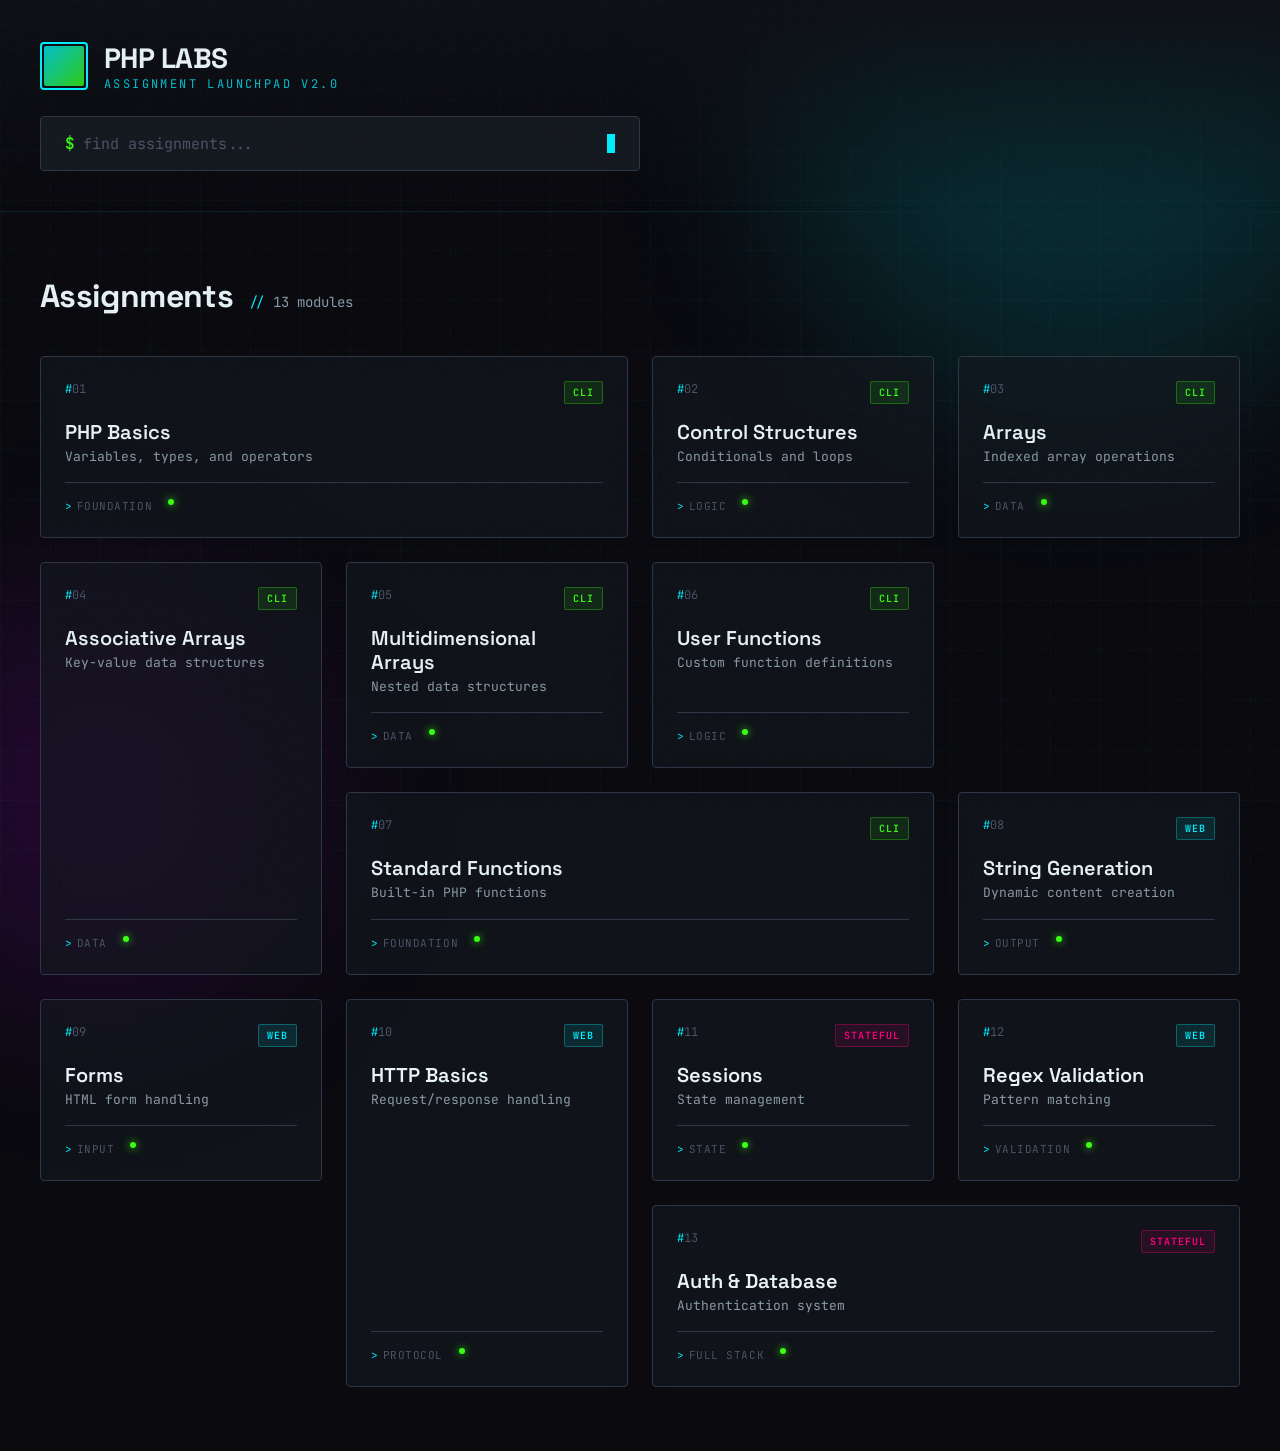
<file: public/index.html>
<!DOCTYPE html>
<html lang="en">
<head>
    <meta charset="UTF-8">
    <meta name="viewport" content="width=device-width, initial-scale=1.0">
    <title>PHP Labs // Assignment Launchpad</title>
    <link rel="preconnect" href="https://fonts.googleapis.com">
    <link rel="preconnect" href="https://fonts.gstatic.com" crossorigin>
    <link href="https://fonts.googleapis.com/css2?family=JetBrains+Mono:wght@400;500;600&family=Space+Grotesk:wght@500;600;700&display=swap" rel="stylesheet">
    <style>
        :root {
            /* Terminal Phosphor Palette */
            --bg-primary: #0a0a0f;
            --bg-secondary: #0f1117;
            --bg-tertiary: #151920;
            --bg-card: rgba(21, 25, 32, 0.6);
            
            /* Phosphor Glow Colors */
            --phosphor-cyan: #00f0ff;
            --phosphor-green: #39ff14;
            --phosphor-amber: #ffb000;
            --phosphor-pink: #ff0080;
            --phosphor-purple: #bf00ff;
            
            /* Glow Intensities */
            --glow-cyan: 0 0 20px rgba(0, 240, 255, 0.4), 0 0 40px rgba(0, 240, 255, 0.2);
            --glow-green: 0 0 20px rgba(57, 255, 20, 0.4), 0 0 40px rgba(57, 255, 20, 0.2);
            --glow-amber: 0 0 20px rgba(255, 176, 0, 0.4), 0 0 40px rgba(255, 176, 0, 0.2);
            --glow-pink: 0 0 20px rgba(255, 0, 128, 0.4), 0 0 40px rgba(255, 0, 128, 0.2);
            
            /* Text Colors */
            --text-primary: #e8f4f8;
            --text-secondary: #8a9ba8;
            --text-muted: #4a5568;
            --text-dim: #2d3748;
            
            /* Grid & Spacing */
            --grid-gap: 1.5rem;
            --space-xs: 0.25rem;
            --space-sm: 0.5rem;
            --space-md: 1rem;
            --space-lg: 1.5rem;
            --space-xl: 2.5rem;
            --space-2xl: 4rem;
            
            /* Typography */
            --font-display: 'Space Grotesk', sans-serif;
            --font-mono: 'JetBrains Mono', monospace;
            
            /* Transitions */
            --transition-fast: 150ms cubic-bezier(0.4, 0, 0.2, 1);
            --transition-normal: 300ms cubic-bezier(0.4, 0, 0.2, 1);
            --transition-slow: 500ms cubic-bezier(0.4, 0, 0.2, 1);
        }

        * {
            margin: 0;
            padding: 0;
            box-sizing: border-box;
        }

        html {
            font-size: 16px;
            background: var(--bg-primary);
        }

        body {
            font-family: var(--font-mono);
            background: var(--bg-primary);
            color: var(--text-primary);
            min-height: 100vh;
            overflow-x: hidden;
            position: relative;
        }

        /* CRT Scanline Effect */
        body::before {
            content: '';
            position: fixed;
            top: 0;
            left: 0;
            width: 100%;
            height: 100%;
            background: repeating-linear-gradient(
                0deg,
                rgba(0, 0, 0, 0.03) 0px,
                rgba(0, 0, 0, 0.03) 1px,
                transparent 1px,
                transparent 2px
            );
            pointer-events: none;
            z-index: 1000;
            animation: scanlines 8s linear infinite;
        }

        @keyframes scanlines {
            0% { transform: translateY(0); }
            100% { transform: translateY(2px); }
        }

        /* Subtle Noise Texture */
        body::after {
            content: '';
            position: fixed;
            top: 0;
            left: 0;
            width: 100%;
            height: 100%;
            background-image: url("data:image/svg+xml,%3Csvg viewBox='0 0 200 200' xmlns='http://www.w3.org/2000/svg'%3E%3Cfilter id='noise'%3E%3CfeTurbulence type='fractalNoise' baseFrequency='0.9' numOctaves='4' stitchTiles='stitch'/%3E%3C/filter%3E%3Crect width='100%25' height='100%25' filter='url(%23noise)'/%3E%3C/svg%3E");
            opacity: 0.015;
            pointer-events: none;
            z-index: 999;
        }

        /* Grid Background */
        .grid-bg {
            position: fixed;
            top: 0;
            left: 0;
            width: 100%;
            height: 100%;
            background-image: 
                linear-gradient(rgba(0, 240, 255, 0.03) 1px, transparent 1px),
                linear-gradient(90deg, rgba(0, 240, 255, 0.03) 1px, transparent 1px);
            background-size: 50px 50px;
            pointer-events: none;
            z-index: 0;
        }

        /* Gradient Orb Decoration */
        .orb {
            position: fixed;
            border-radius: 50%;
            filter: blur(100px);
            opacity: 0.15;
            pointer-events: none;
            z-index: 0;
        }

        .orb-1 {
            width: 600px;
            height: 600px;
            background: var(--phosphor-cyan);
            top: -200px;
            right: -100px;
            animation: float 20s ease-in-out infinite;
        }

        .orb-2 {
            width: 400px;
            height: 400px;
            background: var(--phosphor-purple);
            bottom: -100px;
            left: -100px;
            animation: float 25s ease-in-out infinite reverse;
        }

        @keyframes float {
            0%, 100% { transform: translate(0, 0) scale(1); }
            33% { transform: translate(30px, -30px) scale(1.1); }
            66% { transform: translate(-20px, 20px) scale(0.9); }
        }

        /* Header */
        .terminal-header {
            position: relative;
            z-index: 10;
            padding: var(--space-xl);
            border-bottom: 1px solid rgba(0, 240, 255, 0.1);
            background: linear-gradient(180deg, var(--bg-secondary) 0%, transparent 100%);
        }

        .header-content {
            max-width: 1400px;
            margin: 0 auto;
            display: flex;
            flex-direction: column;
            gap: var(--space-lg);
        }

        .brand {
            display: flex;
            align-items: center;
            gap: var(--space-md);
        }

        .brand-icon {
            width: 48px;
            height: 48px;
            position: relative;
            display: flex;
            align-items: center;
            justify-content: center;
        }

        .brand-icon::before {
            content: '';
            position: absolute;
            inset: 0;
            border: 2px solid var(--phosphor-cyan);
            border-radius: 4px;
            animation: pulse-border 2s ease-in-out infinite;
        }

        .brand-icon::after {
            content: '';
            position: absolute;
            inset: 4px;
            background: linear-gradient(135deg, var(--phosphor-cyan), var(--phosphor-green));
            border-radius: 2px;
            opacity: 0.8;
        }

        @keyframes pulse-border {
            0%, 100% { box-shadow: 0 0 5px var(--phosphor-cyan); }
            50% { box-shadow: 0 0 20px var(--phosphor-cyan), 0 0 30px var(--phosphor-cyan); }
        }

        .brand-text {
            display: flex;
            flex-direction: column;
        }

        .brand-title {
            font-family: var(--font-display);
            font-size: 1.75rem;
            font-weight: 700;
            color: var(--text-primary);
            letter-spacing: -0.02em;
            text-transform: uppercase;
        }

        .brand-subtitle {
            font-size: 0.75rem;
            color: var(--phosphor-cyan);
            letter-spacing: 0.2em;
            text-transform: uppercase;
            opacity: 0.8;
        }

        /* Search Terminal */
        .search-container {
            position: relative;
            max-width: 600px;
        }

        .search-wrapper {
            position: relative;
            display: flex;
            align-items: center;
            background: var(--bg-tertiary);
            border: 1px solid var(--text-dim);
            border-radius: 4px;
            padding: var(--space-md) var(--space-lg);
            transition: all var(--transition-normal);
        }

        .search-wrapper:focus-within {
            border-color: var(--phosphor-cyan);
            box-shadow: var(--glow-cyan);
        }

        .search-prompt {
            color: var(--phosphor-green);
            margin-right: var(--space-sm);
            font-weight: 600;
            white-space: nowrap;
        }

        .search-input {
            flex: 1;
            background: transparent;
            border: none;
            outline: none;
            color: var(--text-primary);
            font-family: var(--font-mono);
            font-size: 0.9375rem;
        }

        .search-input::placeholder {
            color: var(--text-muted);
        }

        .cursor {
            display: inline-block;
            width: 8px;
            height: 1.2em;
            background: var(--phosphor-cyan);
            animation: blink 1s step-end infinite;
            margin-left: 2px;
            vertical-align: middle;
        }

        @keyframes blink {
            0%, 50% { opacity: 1; }
            51%, 100% { opacity: 0; }
        }

        /* Main Content */
        .main-content {
            position: relative;
            z-index: 10;
            max-width: 1400px;
            margin: 0 auto;
            padding: var(--space-2xl) var(--space-xl);
        }

        .section-header {
            margin-bottom: var(--space-xl);
            display: flex;
            align-items: baseline;
            gap: var(--space-md);
            flex-wrap: wrap;
        }

        .section-title {
            font-family: var(--font-display);
            font-size: 2rem;
            font-weight: 700;
            color: var(--text-primary);
            letter-spacing: -0.02em;
        }

        .section-count {
            font-size: 0.875rem;
            color: var(--text-secondary);
            font-family: var(--font-mono);
        }

        .section-count::before {
            content: '// ';
            color: var(--phosphor-cyan);
        }

        /* Project Grid - Asymmetric Layout */
        .project-grid {
            display: grid;
            grid-template-columns: repeat(auto-fill, minmax(280px, 1fr));
            gap: var(--grid-gap);
        }

        @media (min-width: 1024px) {
            .project-grid {
                grid-template-columns: repeat(4, 1fr);
            }
            
            /* Create visual rhythm with spanning */
            .project-card:nth-child(6n+1) {
                grid-column: span 2;
            }
            
            .project-card:nth-child(6n+4) {
                grid-row: span 2;
            }
        }

        /* Project Cards */
        .project-card {
            position: relative;
            background: var(--bg-card);
            border: 1px solid var(--text-dim);
            border-radius: 4px;
            padding: var(--space-lg);
            text-decoration: none;
            color: var(--text-primary);
            display: flex;
            flex-direction: column;
            gap: var(--space-md);
            transition: all var(--transition-normal);
            overflow: hidden;
            backdrop-filter: blur(10px);
        }

        .project-card::before {
            content: '';
            position: absolute;
            top: 0;
            left: 0;
            right: 0;
            height: 2px;
            background: linear-gradient(90deg, var(--phosphor-cyan), var(--phosphor-green));
            opacity: 0;
            transition: opacity var(--transition-normal);
        }

        .project-card:hover {
            border-color: var(--phosphor-cyan);
            transform: translateY(-4px);
            box-shadow: var(--glow-cyan);
        }

        .project-card:hover::before {
            opacity: 1;
        }

        .card-header {
            display: flex;
            justify-content: space-between;
            align-items: flex-start;
        }

        .card-number {
            font-size: 0.75rem;
            color: var(--text-muted);
            font-family: var(--font-mono);
        }

        .card-number::before {
            content: '#';
            color: var(--phosphor-cyan);
        }

        .card-type {
            font-size: 0.625rem;
            text-transform: uppercase;
            letter-spacing: 0.1em;
            padding: var(--space-xs) var(--space-sm);
            border-radius: 2px;
            font-weight: 600;
        }

        .card-type--cli {
            background: rgba(57, 255, 20, 0.1);
            color: var(--phosphor-green);
            border: 1px solid rgba(57, 255, 20, 0.3);
        }

        .card-type--web {
            background: rgba(0, 240, 255, 0.1);
            color: var(--phosphor-cyan);
            border: 1px solid rgba(0, 240, 255, 0.3);
        }

        .card-type--stateful {
            background: rgba(255, 0, 128, 0.1);
            color: var(--phosphor-pink);
            border: 1px solid rgba(255, 0, 128, 0.3);
        }

        .card-content {
            flex: 1;
        }

        .card-title {
            font-family: var(--font-display);
            font-size: 1.25rem;
            font-weight: 600;
            margin-bottom: var(--space-xs);
            color: var(--text-primary);
            line-height: 1.2;
        }

        .card-subtitle {
            font-size: 0.8125rem;
            color: var(--text-secondary);
            line-height: 1.4;
        }

        .card-meta {
            display: flex;
            gap: var(--space-md);
            font-size: 0.6875rem;
            color: var(--text-muted);
            text-transform: uppercase;
            letter-spacing: 0.05em;
            margin-top: auto;
            padding-top: var(--space-md);
            border-top: 1px solid var(--text-dim);
        }

        .card-meta-item {
            display: flex;
            align-items: center;
            gap: var(--space-xs);
        }

        .card-meta-item::before {
            content: '>';
            color: var(--phosphor-cyan);
        }

        /* Status Indicators */
        .status-dot {
            width: 6px;
            height: 6px;
            border-radius: 50%;
            background: var(--phosphor-green);
            box-shadow: 0 0 8px var(--phosphor-green);
            animation: pulse 2s ease-in-out infinite;
        }

        @keyframes pulse {
            0%, 100% { opacity: 1; }
            50% { opacity: 0.5; }
        }

        /* Empty State */
        .empty-state {
            display: none;
            flex-direction: column;
            align-items: center;
            justify-content: center;
            padding: var(--space-2xl);
            text-align: center;
            border: 1px dashed var(--text-dim);
            border-radius: 4px;
            margin-top: var(--space-xl);
        }

        .empty-state.visible {
            display: flex;
        }

        .empty-state-icon {
            font-size: 3rem;
            margin-bottom: var(--space-md);
            opacity: 0.5;
        }

        .empty-state-title {
            font-family: var(--font-display);
            font-size: 1.25rem;
            color: var(--text-secondary);
            margin-bottom: var(--space-sm);
        }

        .empty-state-message {
            font-size: 0.875rem;
            color: var(--text-muted);
        }

        /* Animations */
        @keyframes fadeInUp {
            from {
                opacity: 0;
                transform: translateY(20px);
            }
            to {
                opacity: 1;
                transform: translateY(0);
            }
        }

        .project-card {
            animation: fadeInUp 0.5s ease-out backwards;
        }

        .project-card:nth-child(1) { animation-delay: 0ms; }
        .project-card:nth-child(2) { animation-delay: 50ms; }
        .project-card:nth-child(3) { animation-delay: 100ms; }
        .project-card:nth-child(4) { animation-delay: 150ms; }
        .project-card:nth-child(5) { animation-delay: 200ms; }
        .project-card:nth-child(6) { animation-delay: 250ms; }
        .project-card:nth-child(7) { animation-delay: 300ms; }
        .project-card:nth-child(8) { animation-delay: 350ms; }
        .project-card:nth-child(9) { animation-delay: 400ms; }
        .project-card:nth-child(10) { animation-delay: 450ms; }
        .project-card:nth-child(11) { animation-delay: 500ms; }
        .project-card:nth-child(12) { animation-delay: 550ms; }
        .project-card:nth-child(13) { animation-delay: 600ms; }

        /* Responsive */
        @media (max-width: 768px) {
            .main-content {
                padding: var(--space-lg);
            }
            
            .project-grid {
                grid-template-columns: 1fr;
            }
            
            .section-title {
                font-size: 1.5rem;
            }
            
            .brand-title {
                font-size: 1.25rem;
            }
        }

        /* Reduced Motion */
        @media (prefers-reduced-motion: reduce) {
            *, *::before, *::after {
                animation-duration: 0.01ms !important;
                animation-iteration-count: 1 !important;
                transition-duration: 0.01ms !important;
            }
        }

        /* Focus Visible */
        .project-card:focus-visible {
            outline: 2px solid var(--phosphor-cyan);
            outline-offset: 4px;
        }
    </style>
</head>
<body>
    <div class="grid-bg"></div>
    <div class="orb orb-1"></div>
    <div class="orb orb-2"></div>

    <header class="terminal-header">
        <div class="header-content">
            <div class="brand">
                <div class="brand-icon"></div>
                <div class="brand-text">
                    <div class="brand-title">PHP Labs</div>
                    <div class="brand-subtitle">Assignment Launchpad v2.0</div>
                </div>
            </div>
            
            <div class="search-container">
                <div class="search-wrapper">
                    <span class="search-prompt">$</span>
                    <input 
                        type="text" 
                        class="search-input" 
                        id="searchInput"
                        placeholder="find assignments..."
                        autocomplete="off"
                    />
                    <span class="cursor"></span>
                </div>
            </div>
        </div>
    </header>

    <main class="main-content">
        <div class="section-header">
            <h1 class="section-title">Assignments</h1>
            <span class="section-count" id="assignmentCount">13 modules</span>
        </div>

        <div class="project-grid" id="projectGrid"></div>

        <div class="empty-state" id="emptyState">
            <div class="empty-state-icon">⌿</div>
            <h2 class="empty-state-title">No matches found</h2>
            <p class="empty-state-message">Try a different search term or clear the filter</p>
        </div>
    </main>

    <script>
        const assignments = [
            { id: '01', name: 'PHP Basics', subtitle: 'Variables, types, and operators', type: 'cli', meta: 'Foundation' },
            { id: '02', name: 'Control Structures', subtitle: 'Conditionals and loops', type: 'cli', meta: 'Logic' },
            { id: '03', name: 'Arrays', subtitle: 'Indexed array operations', type: 'cli', meta: 'Data' },
            { id: '04', name: 'Associative Arrays', subtitle: 'Key-value data structures', type: 'cli', meta: 'Data' },
            { id: '05', name: 'Multidimensional Arrays', subtitle: 'Nested data structures', type: 'cli', meta: 'Data' },
            { id: '06', name: 'User Functions', subtitle: 'Custom function definitions', type: 'cli', meta: 'Logic' },
            { id: '07', name: 'Standard Functions', subtitle: 'Built-in PHP functions', type: 'cli', meta: 'Foundation' },
            { id: '08', name: 'String Generation', subtitle: 'Dynamic content creation', type: 'web', meta: 'Output' },
            { id: '09', name: 'Forms', subtitle: 'HTML form handling', type: 'web', meta: 'Input' },
            { id: '10', name: 'HTTP Basics', subtitle: 'Request/response handling', type: 'web', meta: 'Protocol' },
            { id: '11', name: 'Sessions', subtitle: 'State management', type: 'stateful', meta: 'State' },
            { id: '12', name: 'Regex Validation', subtitle: 'Pattern matching', type: 'web', meta: 'Validation' },
            { id: '13', name: 'Auth & Database', subtitle: 'Authentication system', type: 'stateful', meta: 'Full Stack' }
        ];

        const searchInput = document.getElementById('searchInput');
        const projectGrid = document.getElementById('projectGrid');
        const emptyState = document.getElementById('emptyState');
        const assignmentCount = document.getElementById('assignmentCount');

        function renderAssignments(assignmentsToRender) {
            projectGrid.innerHTML = assignmentsToRender.map((assignment, index) => `
                <a 
                    href="/${assignment.id}-${assignment.name.toLowerCase().replace(/\s+/g, '-')}"
                    class="project-card"
                    data-name="${assignment.name.toLowerCase()}"
                    style="animation-delay: ${index * 50}ms"
                >
                    <div class="card-header">
                        <span class="card-number">${assignment.id}</span>
                        <span class="card-type card-type--${assignment.type}">${assignment.type}</span>
                    </div>
                    <div class="card-content">
                        <h2 class="card-title">${escapeHtml(assignment.name)}</h2>
                        <p class="card-subtitle">${escapeHtml(assignment.subtitle)}</p>
                    </div>
                    <div class="card-meta">
                        <span class="card-meta-item">${assignment.meta}</span>
                        <span class="status-dot"></span>
                    </div>
                </a>
            `).join('');

            assignmentCount.textContent = `${assignmentsToRender.length} module${assignmentsToRender.length !== 1 ? 's' : ''}`;
        }

        function filterAssignments(query) {
            const normalizedQuery = query.toLowerCase().trim();
            
            if (!normalizedQuery) {
                renderAssignments(assignments);
                emptyState.classList.remove('visible');
                projectGrid.style.display = 'grid';
                return;
            }

            const filtered = assignments.filter(a => 
                a.name.toLowerCase().includes(normalizedQuery) ||
                a.subtitle.toLowerCase().includes(normalizedQuery) ||
                a.meta.toLowerCase().includes(normalizedQuery)
            );

            if (filtered.length === 0) {
                projectGrid.style.display = 'none';
                emptyState.classList.add('visible');
            } else {
                renderAssignments(filtered);
                emptyState.classList.remove('visible');
                projectGrid.style.display = 'grid';
            }
        }

        function escapeHtml(text) {
            const div = document.createElement('div');
            div.textContent = text;
            return div.innerHTML;
        }

        searchInput.addEventListener('input', (e) => {
            filterAssignments(e.target.value);
        });

        document.addEventListener('keydown', (e) => {
            if (e.key === '/' && document.activeElement !== searchInput) {
                e.preventDefault();
                searchInput.focus();
            }
            if (e.key === 'Escape' && document.activeElement === searchInput) {
                searchInput.value = '';
                filterAssignments('');
                searchInput.blur();
            }
        });

        renderAssignments(assignments);
    </script>
</body>
</html>
</file>
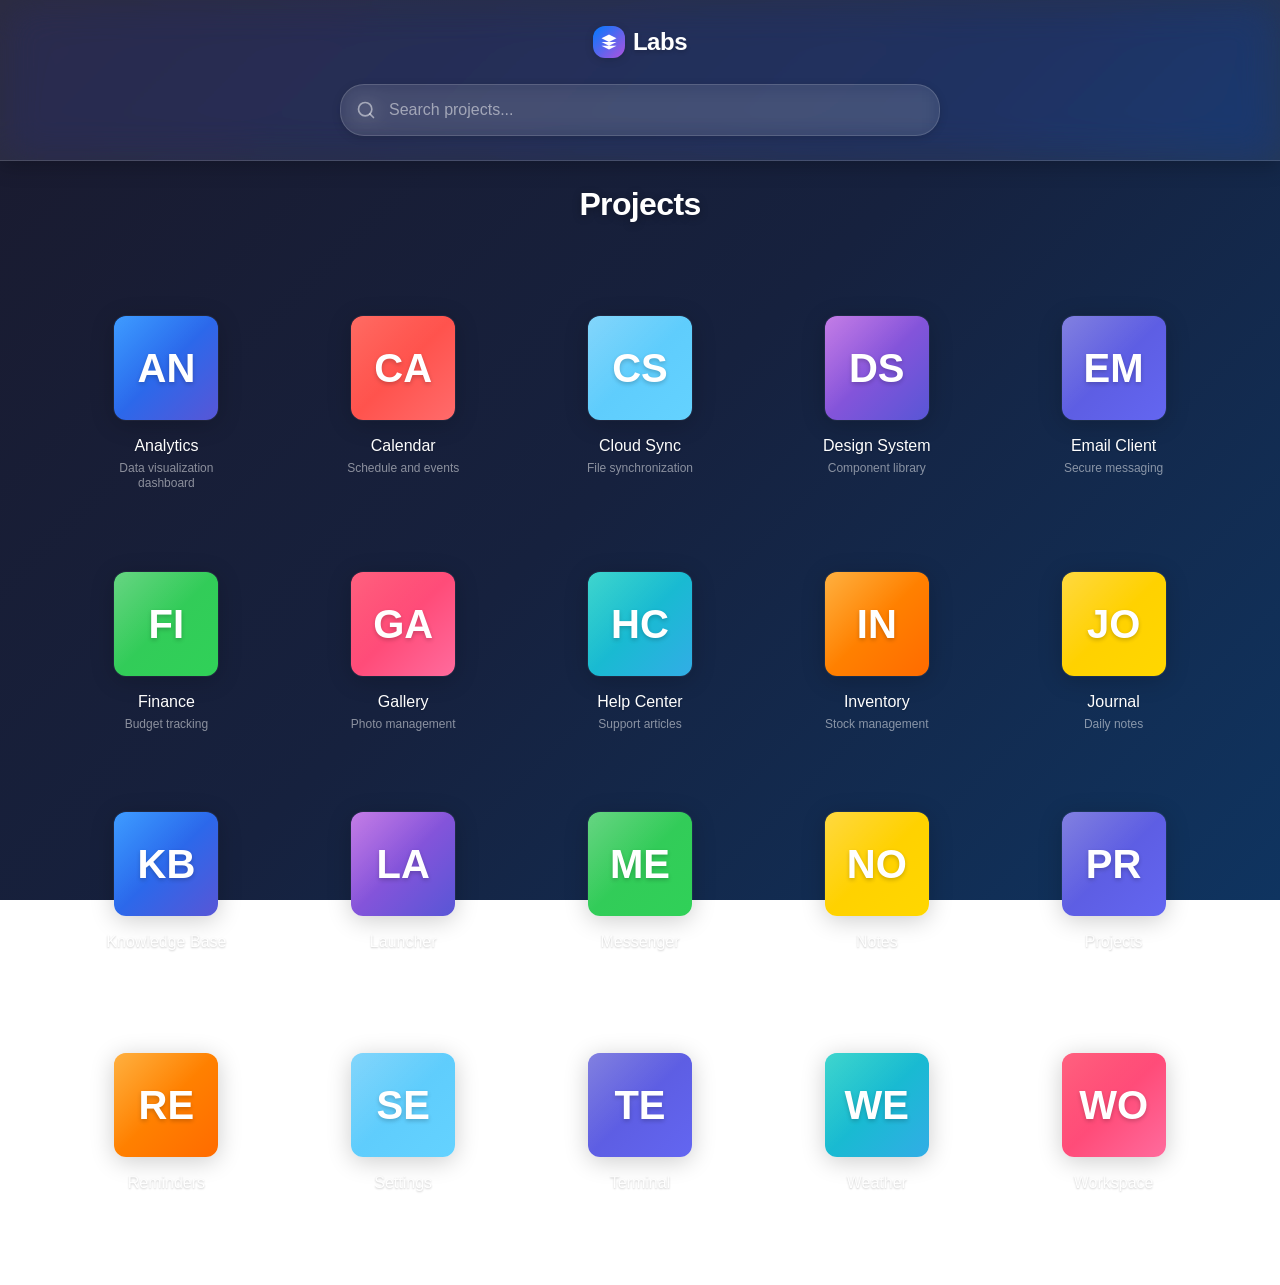
<file: public/launchpad.html>
<!DOCTYPE html>
<html lang="en">
<head>
    <meta charset="UTF-8">
    <meta name="viewport" content="width=device-width, initial-scale=1.0">
    <title>Launchpad - Project Dashboard</title>
    <style>
        :root {
            /* macOS Color Palette */
            --bg-gradient-start: #1a1a2e;
            --bg-gradient-mid: #16213e;
            --bg-gradient-end: #0f3460;
            --glass-bg: rgba(255, 255, 255, 0.08);
            --glass-border: rgba(255, 255, 255, 0.15);
            --glass-highlight: rgba(255, 255, 255, 0.25);
            --text-primary: #ffffff;
            --text-secondary: rgba(255, 255, 255, 0.7);
            --text-muted: rgba(255, 255, 255, 0.5);
            --accent-blue: #007AFF;
            --accent-blue-hover: #0051D5;
            --accent-purple: #AF52DE;
            --accent-green: #34C759;
            --accent-orange: #FF9500;
            --accent-red: #FF3B30;
            --accent-teal: #5AC8FA;
            --accent-indigo: #5856D6;
            --accent-pink: #FF2D55;
            --accent-yellow: #FFCC00;
            
            /* Spacing Scale */
            --space-xs: 0.25rem;
            --space-sm: 0.5rem;
            --space-md: 1rem;
            --space-lg: 1.5rem;
            --space-xl: 2rem;
            --space-2xl: 3rem;
            --space-3xl: 4rem;
            
            /* Shadows */
            --shadow-sm: 0 2px 8px rgba(0, 0, 0, 0.15);
            --shadow-md: 0 4px 20px rgba(0, 0, 0, 0.25);
            --shadow-lg: 0 8px 40px rgba(0, 0, 0, 0.35);
            --shadow-glow: 0 0 40px rgba(255, 255, 255, 0.1);
            --shadow-card: 0 4px 24px rgba(0, 0, 0, 0.2), 0 0 0 1px rgba(255, 255, 255, 0.05);
            --shadow-card-hover: 0 8px 40px rgba(0, 0, 0, 0.3), 0 0 0 1px rgba(255, 255, 255, 0.1);
            
            /* Transitions */
            --transition-fast: 150ms cubic-bezier(0.4, 0, 0.2, 1);
            --transition-normal: 250ms cubic-bezier(0.4, 0, 0.2, 1);
            --transition-slow: 400ms cubic-bezier(0.4, 0, 0.2, 1);
            --transition-bounce: 400ms cubic-bezier(0.34, 1.56, 0.64, 1);
            
            /* Border Radius */
            --radius-sm: 8px;
            --radius-md: 12px;
            --radius-lg: 16px;
            --radius-xl: 24px;
            --radius-full: 50%;
            
            /* Typography */
            --font-sans: -apple-system, BlinkMacSystemFont, "SF Pro Display", "Segoe UI", Roboto, "Helvetica Neue", Arial, sans-serif;
            --font-mono: "SF Mono", SFMono-Regular, Monaco, "Cascadia Code", "Roboto Mono", Consolas, monospace;
        }

        *, *::before, *::after {
            box-sizing: border-box;
            margin: 0;
            padding: 0;
        }

        html {
            font-size: 16px;
            -webkit-font-smoothing: antialiased;
            -moz-osx-font-smoothing: grayscale;
        }

        body {
            font-family: var(--font-sans);
            min-height: 100vh;
            background: linear-gradient(135deg, var(--bg-gradient-start) 0%, var(--bg-gradient-mid) 50%, var(--bg-gradient-end) 100%);
            background-attachment: fixed;
            color: var(--text-primary);
            line-height: 1.5;
            overflow-x: hidden;
        }

        .launchpad-header {
            position: fixed;
            top: 0;
            left: 0;
            right: 0;
            z-index: 100;
            padding: var(--space-lg) var(--space-xl);
            background: var(--glass-bg);
            backdrop-filter: blur(20px) saturate(180%);
            -webkit-backdrop-filter: blur(20px) saturate(180%);
            border-bottom: 1px solid var(--glass-border);
            box-shadow: var(--shadow-md);
        }

        .header-content {
            max-width: 1200px;
            margin: 0 auto;
            display: flex;
            flex-direction: column;
            align-items: center;
            gap: var(--space-lg);
        }

        .header-brand {
            display: flex;
            align-items: center;
            gap: var(--space-sm);
            font-size: 1.5rem;
            font-weight: 600;
            letter-spacing: -0.02em;
            text-shadow: 0 2px 4px rgba(0, 0, 0, 0.2);
        }

        .header-brand-icon {
            width: 32px;
            height: 32px;
            background: linear-gradient(135deg, var(--accent-blue), var(--accent-purple));
            border-radius: var(--radius-md);
            display: flex;
            align-items: center;
            justify-content: center;
            box-shadow: var(--shadow-sm);
        }

        .header-brand-icon svg {
            width: 18px;
            height: 18px;
            fill: white;
        }

        .search-container {
            position: relative;
            width: 100%;
            max-width: 600px;
        }

        .search-wrapper {
            position: relative;
            display: flex;
            align-items: center;
        }

        .search-icon {
            position: absolute;
            left: var(--space-md);
            width: 20px;
            height: 20px;
            color: var(--text-muted);
            pointer-events: none;
            transition: color var(--transition-fast);
        }

        .search-input {
            width: 100%;
            padding: var(--space-md) var(--space-md) var(--space-md) 3rem;
            font-size: 1rem;
            font-family: var(--font-sans);
            color: var(--text-primary);
            background: var(--glass-bg);
            border: 1px solid var(--glass-border);
            border-radius: var(--radius-xl);
            backdrop-filter: blur(10px);
            -webkit-backdrop-filter: blur(10px);
            outline: none;
            transition: all var(--transition-normal);
            box-shadow: var(--shadow-sm);
        }

        .search-input::placeholder {
            color: var(--text-muted);
        }

        .search-input:hover {
            background: rgba(255, 255, 255, 0.12);
            border-color: var(--glass-highlight);
        }

        .search-input:focus {
            background: rgba(255, 255, 255, 0.15);
            border-color: var(--accent-blue);
            box-shadow: 0 0 0 3px rgba(0, 122, 255, 0.25), var(--shadow-md);
        }

        .search-input:focus + .search-icon,
        .search-container:focus-within .search-icon {
            color: var(--accent-blue);
        }

        .search-clear {
            position: absolute;
            right: var(--space-sm);
            width: 28px;
            height: 28px;
            display: flex;
            align-items: center;
            justify-content: center;
            background: var(--glass-bg);
            border: 1px solid var(--glass-border);
            border-radius: var(--radius-full);
            color: var(--text-secondary);
            cursor: pointer;
            opacity: 0;
            visibility: hidden;
            transition: all var(--transition-fast);
        }

        .search-clear:hover {
            background: rgba(255, 255, 255, 0.2);
            color: var(--text-primary);
        }

        .search-clear:focus {
            outline: 2px solid var(--accent-blue);
            outline-offset: 2px;
        }

        .search-clear.visible {
            opacity: 1;
            visibility: visible;
        }

        .search-clear svg {
            width: 14px;
            height: 14px;
        }

        .search-results-info {
            position: absolute;
            top: calc(100% + var(--space-sm));
            left: 0;
            right: 0;
            text-align: center;
            font-size: 0.875rem;
            color: var(--text-muted);
            opacity: 0;
            transform: translateY(-10px);
            transition: all var(--transition-normal);
            pointer-events: none;
        }

        .search-results-info.visible {
            opacity: 1;
            transform: translateY(0);
        }

        .launchpad-main {
            padding-top: 180px;
            padding-bottom: var(--space-3xl);
            min-height: 100vh;
            display: flex;
            flex-direction: column;
            align-items: center;
        }

        .launchpad-content {
            width: 100%;
            max-width: 1200px;
            padding: 0 var(--space-xl);
        }

        .launchpad-title {
            text-align: center;
            font-size: 2rem;
            font-weight: 600;
            margin-bottom: var(--space-2xl);
            letter-spacing: -0.02em;
            text-shadow: 0 2px 8px rgba(0, 0, 0, 0.3);
        }

        .project-grid {
            display: grid;
            grid-template-columns: repeat(auto-fill, minmax(140px, 1fr));
            gap: var(--space-xl);
            justify-items: center;
            padding: var(--space-lg) 0;
        }

        @media (min-width: 640px) {
            .project-grid {
                grid-template-columns: repeat(auto-fill, minmax(160px, 1fr));
                gap: var(--space-2xl);
            }
        }

        @media (min-width: 1024px) {
            .project-grid {
                grid-template-columns: repeat(auto-fill, minmax(180px, 1fr));
            }
        }

        .project-card {
            display: flex;
            flex-direction: column;
            align-items: center;
            text-align: center;
            text-decoration: none;
            color: var(--text-primary);
            padding: var(--space-md);
            border-radius: var(--radius-lg);
            transition: all var(--transition-normal);
            cursor: pointer;
            position: relative;
            background: transparent;
            border: none;
            width: 100%;
            max-width: 180px;
        }

        .project-card::before {
            content: '';
            position: absolute;
            inset: 0;
            background: var(--glass-bg);
            border-radius: var(--radius-lg);
            border: 1px solid var(--glass-border);
            opacity: 0;
            transform: scale(0.9);
            transition: all var(--transition-normal);
            z-index: -1;
        }

        .project-card:hover::before {
            opacity: 1;
            transform: scale(1);
        }

        .project-card:hover {
            transform: translateY(-4px);
        }

        .project-card:hover .project-icon {
            transform: scale(1.05);
            box-shadow: var(--shadow-card-hover);
        }

        .project-card:active {
            transform: scale(0.96) translateY(0);
        }

        .project-card:active .project-icon {
            transform: scale(0.95);
        }

        .project-card:focus {
            outline: none;
        }

        .project-card:focus::before {
            opacity: 1;
            transform: scale(1);
            box-shadow: 0 0 0 2px var(--accent-blue);
        }

        .project-card:focus-visible {
            outline: 2px solid var(--accent-blue);
            outline-offset: 4px;
        }

        .project-icon {
            width: 80px;
            height: 80px;
            border-radius: var(--radius-md);
            display: flex;
            align-items: center;
            justify-content: center;
            font-size: 2rem;
            font-weight: 600;
            color: white;
            text-shadow: 0 2px 4px rgba(0, 0, 0, 0.2);
            box-shadow: var(--shadow-card);
            transition: all var(--transition-normal);
            position: relative;
            overflow: hidden;
            flex-shrink: 0;
        }

        .project-icon::before {
            content: '';
            position: absolute;
            inset: 0;
            background: linear-gradient(135deg, rgba(255,255,255,0.25) 0%, transparent 50%);
            border-radius: inherit;
        }

        @media (min-width: 640px) {
            .project-icon {
                width: 96px;
                height: 96px;
                font-size: 2.25rem;
            }
        }

        @media (min-width: 1024px) {
            .project-icon {
                width: 104px;
                height: 104px;
                font-size: 2.5rem;
            }
        }

        .icon-blue { background: linear-gradient(135deg, #007AFF, #5856D6); }
        .icon-purple { background: linear-gradient(135deg, #AF52DE, #5856D6); }
        .icon-green { background: linear-gradient(135deg, #34C759, #30D158); }
        .icon-orange { background: linear-gradient(135deg, #FF9500, #FF6B00); }
        .icon-red { background: linear-gradient(135deg, #FF3B30, #FF6B6B); }
        .icon-teal { background: linear-gradient(135deg, #5AC8FA, #64D2FF); }
        .icon-indigo { background: linear-gradient(135deg, #5856D6, #6366F1); }
        .icon-pink { background: linear-gradient(135deg, #FF2D55, #FF6B9D); }
        .icon-yellow { background: linear-gradient(135deg, #FFCC00, #FFD700); }
        .icon-cyan { background: linear-gradient(135deg, #00C7BE, #32ADE6); }

        .project-info {
            margin-top: var(--space-md);
            display: flex;
            flex-direction: column;
            gap: var(--space-xs);
            width: 100%;
        }

        .project-name {
            font-size: 0.875rem;
            font-weight: 500;
            line-height: 1.3;
            color: var(--text-primary);
            text-shadow: 0 1px 2px rgba(0, 0, 0, 0.2);
            word-wrap: break-word;
            max-width: 100%;
        }

        @media (min-width: 640px) {
            .project-name {
                font-size: 1rem;
            }
        }

        .project-subtitle {
            font-size: 0.75rem;
            color: var(--text-muted);
            line-height: 1.3;
            max-width: 100%;
            overflow: hidden;
            text-overflow: ellipsis;
            display: -webkit-box;
            -webkit-line-clamp: 2;
            -webkit-box-orient: vertical;
        }

        .empty-state {
            display: none;
            flex-direction: column;
            align-items: center;
            justify-content: center;
            padding: var(--space-3xl) var(--space-xl);
            text-align: center;
            animation: fadeIn var(--transition-slow) ease-out;
        }

        .empty-state.visible {
            display: flex;
        }

        .empty-state-icon {
            width: 80px;
            height: 80px;
            margin-bottom: var(--space-lg);
            background: var(--glass-bg);
            border: 1px solid var(--glass-border);
            border-radius: var(--radius-xl);
            display: flex;
            align-items: center;
            justify-content: center;
            box-shadow: var(--shadow-sm);
        }

        .empty-state-icon svg {
            width: 40px;
            height: 40px;
            color: var(--text-muted);
        }

        .empty-state-title {
            font-size: 1.25rem;
            font-weight: 600;
            color: var(--text-primary);
            margin-bottom: var(--space-sm);
        }

        .empty-state-message {
            font-size: 0.9375rem;
            color: var(--text-secondary);
            max-width: 400px;
            line-height: 1.5;
        }

        .empty-state-clear {
            margin-top: var(--space-lg);
            padding: var(--space-sm) var(--space-lg);
            font-size: 0.9375rem;
            font-weight: 500;
            color: var(--accent-blue);
            background: var(--glass-bg);
            border: 1px solid var(--glass-border);
            border-radius: var(--radius-md);
            cursor: pointer;
            transition: all var(--transition-fast);
            backdrop-filter: blur(10px);
        }

        .empty-state-clear:hover {
            background: rgba(0, 122, 255, 0.15);
            border-color: var(--accent-blue);
            transform: translateY(-1px);
        }

        .empty-state-clear:focus {
            outline: 2px solid var(--accent-blue);
            outline-offset: 2px;
        }

        @keyframes fadeIn {
            from {
                opacity: 0;
                transform: translateY(20px);
            }
            to {
                opacity: 1;
                transform: translateY(0);
            }
        }

        @keyframes scaleIn {
            from {
                opacity: 0;
                transform: scale(0.8);
            }
            to {
                opacity: 1;
                transform: scale(1);
            }
        }

        @keyframes slideDown {
            from {
                opacity: 0;
                transform: translateY(-20px);
            }
            to {
                opacity: 1;
                transform: translateY(0);
            }
        }

        .project-card {
            animation: scaleIn var(--transition-slow) ease-out backwards;
        }

        .project-card:nth-child(1) { animation-delay: 0ms; }
        .project-card:nth-child(2) { animation-delay: 30ms; }
        .project-card:nth-child(3) { animation-delay: 60ms; }
        .project-card:nth-child(4) { animation-delay: 90ms; }
        .project-card:nth-child(5) { animation-delay: 120ms; }
        .project-card:nth-child(6) { animation-delay: 150ms; }
        .project-card:nth-child(7) { animation-delay: 180ms; }
        .project-card:nth-child(8) { animation-delay: 210ms; }
        .project-card:nth-child(9) { animation-delay: 240ms; }
        .project-card:nth-child(10) { animation-delay: 270ms; }
        .project-card:nth-child(11) { animation-delay: 300ms; }
        .project-card:nth-child(12) { animation-delay: 330ms; }

        .project-card.hidden {
            display: none;
        }

        .project-card.matching {
            animation: scaleIn var(--transition-normal) ease-out;
        }

        ::-webkit-scrollbar {
            width: 8px;
            height: 8px;
        }

        ::-webkit-scrollbar-track {
            background: rgba(255, 255, 255, 0.05);
        }

        ::-webkit-scrollbar-thumb {
            background: rgba(255, 255, 255, 0.2);
            border-radius: 4px;
        }

        ::-webkit-scrollbar-thumb:hover {
            background: rgba(255, 255, 255, 0.3);
        }

        @media (prefers-reduced-motion: reduce) {
            *,
            *::before,
            *::after {
                animation-duration: 0.01ms !important;
                animation-iteration-count: 1 !important;
                transition-duration: 0.01ms !important;
            }
        }

        .sr-only {
            position: absolute;
            width: 1px;
            height: 1px;
            padding: 0;
            margin: -1px;
            overflow: hidden;
            clip: rect(0, 0, 0, 0);
            white-space: nowrap;
            border: 0;
        }

        @media (prefers-contrast: high) {
            :root {
                --glass-bg: rgba(255, 255, 255, 0.2);
                --glass-border: rgba(255, 255, 255, 0.4);
                --text-muted: rgba(255, 255, 255, 0.8);
            }
        }

        /* Focus visible for keyboard navigation */
        :focus:not(:focus-visible) {
            outline: none;
        }

        :focus-visible {
            outline: 2px solid var(--accent-blue);
            outline-offset: 2px;
        }

        /* Mobile Responsive Styles */
        @media (max-width: 768px) {
            .launchpad-header {
                padding: var(--space-md) var(--space-md);
            }

            .header-content {
                gap: var(--space-md);
            }

            .header-brand {
                font-size: 1.25rem;
            }

            .header-brand-icon {
                width: 28px;
                height: 28px;
            }

            .header-brand-icon svg {
                width: 16px;
                height: 16px;
            }

            .search-container {
                max-width: 100%;
            }

            .search-input {
                font-size: 16px; /* Prevent zoom on iOS */
                padding: var(--space-sm) var(--space-sm) var(--space-sm) 2.5rem;
            }

            .search-icon {
                left: var(--space-sm);
                width: 18px;
                height: 18px;
            }

            .launchpad-main {
                padding-top: 140px;
                padding-bottom: var(--space-xl);
            }

            .launchpad-content {
                padding: 0 var(--space-md);
            }

            .launchpad-title {
                font-size: 1.5rem;
                margin-bottom: var(--space-lg);
            }

            .project-grid {
                grid-template-columns: repeat(3, 1fr);
                gap: var(--space-md);
                padding: var(--space-md) 0;
            }

            .project-card {
                padding: var(--space-sm);
                max-width: none;
            }

            .project-icon {
                width: 56px;
                height: 56px;
                font-size: 1.25rem;
            }

            .project-info {
                margin-top: var(--space-sm);
            }

            .project-name {
                font-size: 0.75rem;
                font-weight: 600;
            }

            .project-subtitle {
                font-size: 0.625rem;
                -webkit-line-clamp: 1;
            }
        }

        @media (max-width: 480px) {
            .launchpad-header {
                padding: var(--space-sm) var(--space-sm);
            }

            .header-brand {
                font-size: 1.125rem;
            }

            .header-brand-icon {
                width: 24px;
                height: 24px;
            }

            .header-brand-icon svg {
                width: 14px;
                height: 14px;
            }

            .search-input {
                font-size: 16px;
                padding: var(--space-sm) var(--space-sm) var(--space-sm) 2.25rem;
            }

            .search-icon {
                width: 16px;
                height: 16px;
            }

            .launchpad-main {
                padding-top: 130px;
            }

            .launchpad-content {
                padding: 0 var(--space-sm);
            }

            .launchpad-title {
                font-size: 1.25rem;
                margin-bottom: var(--space-md);
            }

            .project-grid {
                grid-template-columns: repeat(3, 1fr);
                gap: var(--space-sm);
            }

            .project-card {
                padding: var(--space-xs);
            }

            .project-card::before {
                border-radius: var(--radius-md);
            }

            .project-icon {
                width: 48px;
                height: 48px;
                font-size: 1rem;
                border-radius: var(--radius-sm);
            }

            .project-info {
                margin-top: var(--space-xs);
                gap: 2px;
            }

            .project-name {
                font-size: 0.6875rem;
            }

            .project-subtitle {
                font-size: 0.5625rem;
            }

            .empty-state {
                padding: var(--space-xl) var(--space-md);
            }

            .empty-state-icon {
                width: 60px;
                height: 60px;
            }

            .empty-state-icon svg {
                width: 30px;
                height: 30px;
            }

            .empty-state-title {
                font-size: 1rem;
            }

            .empty-state-message {
                font-size: 0.875rem;
            }
        }

        @media (max-width: 360px) {
            .project-grid {
                grid-template-columns: repeat(2, 1fr);
                gap: var(--space-xs);
            }

            .project-icon {
                width: 56px;
                height: 56px;
                font-size: 1.125rem;
            }
        }

        /* Touch device optimizations */
        @media (hover: none) and (pointer: coarse) {
            .project-card:hover {
                transform: none;
            }

            .project-card:hover .project-icon {
                transform: none;
                box-shadow: var(--shadow-card);
            }

            .project-card:active {
                transform: scale(0.95);
            }

            .project-card:active .project-icon {
                transform: scale(0.95);
            }

            .search-input:hover {
                background: var(--glass-bg);
                border-color: var(--glass-border);
            }
        }

        /* Safe area for notched phones */
        @supports (padding: max(0px)) {
            .launchpad-header {
                padding-left: max(var(--space-md), env(safe-area-inset-left));
                padding-right: max(var(--space-md), env(safe-area-inset-right));
            }

            .launchpad-main {
                padding-bottom: max(var(--space-xl), env(safe-area-inset-bottom));
            }
        }
    </style>
</head>
<body>
    <header class="launchpad-header" role="banner">
        <div class="header-content">
            <div class="header-brand">
                <div class="header-brand-icon">
                    <svg viewBox="0 0 24 24" xmlns="http://www.w3.org/2000/svg">
                        <path d="M12 2L2 7l10 5 10-5-10-5zM2 17l10 5 10-5M2 12l10 5 10-5"/>
                    </svg>
                </div>
                <span>Labs</span>
            </div>
            
            <div class="search-container" role="search">
                <div class="search-wrapper">
                    <svg class="search-icon" viewBox="0 0 24 24" fill="none" stroke="currentColor" stroke-width="2" stroke-linecap="round" stroke-linejoin="round">
                        <circle cx="11" cy="11" r="8"/>
                        <path d="m21 21-4.35-4.35"/>
                    </svg>
                    <input 
                        type="text" 
                        class="search-input" 
                        id="searchInput"
                        placeholder="Search projects..."
                        aria-label="Search projects by name"
                        autocomplete="off"
                    />
                    <button 
                        class="search-clear" 
                        id="searchClear"
                        aria-label="Clear search"
                        type="button"
                    >
                        <svg viewBox="0 0 24 24" fill="none" stroke="currentColor" stroke-width="2" stroke-linecap="round" stroke-linejoin="round">
                            <path d="M18 6 6 18M6 6l12 12"/>
                        </svg>
                    </button>
                </div>
                <div class="search-results-info" id="searchResultsInfo" aria-live="polite"></div>
            </div>
        </div>
    </header>

    <main class="launchpad-main" role="main">
        <div class="launchpad-content">
            <h1 class="launchpad-title">Projects</h1>
            
            <div class="project-grid" id="projectGrid" role="list"></div>
            <div class="empty-state" id="emptyState" role="status" style="display:none">
                <div class="empty-state-icon">
                    <svg viewBox="0 0 24 24" fill="none" stroke="currentColor" stroke-width="1.5" stroke-linecap="round" stroke-linejoin="round">
                        <circle cx="11" cy="11" r="8"/>
                        <path d="m21 21-4.35-4.35"/>
                    </svg>
                </div>
                <h2 class="empty-state-title">No projects found</h2>
                <p class="empty-state-message">We couldn't find any projects matching your search. Try a different keyword or clear your search.</p>
                <button class="empty-state-clear" id="emptyStateClear">Clear Search</button>
            </div>
        </div>
    </main>

    <script>
        const projects = [
            { id: 1, name: "Analytics", subtitle: "Data visualization dashboard", initials: "AN", color: "blue", url: "/projects/analytics" },
            { id: 2, name: "Calendar", subtitle: "Schedule and events", initials: "CA", color: "red", url: "/projects/calendar" },
            { id: 3, name: "Cloud Sync", subtitle: "File synchronization", initials: "CS", color: "teal", url: "/projects/cloud-sync" },
            { id: 4, name: "Design System", subtitle: "Component library", initials: "DS", color: "purple", url: "/projects/design-system" },
            { id: 5, name: "Email Client", subtitle: "Secure messaging", initials: "EM", color: "indigo", url: "/projects/email" },
            { id: 6, name: "Finance", subtitle: "Budget tracking", initials: "FI", color: "green", url: "/projects/finance" },
            { id: 7, name: "Gallery", subtitle: "Photo management", initials: "GA", color: "pink", url: "/projects/gallery" },
            { id: 8, name: "Help Center", subtitle: "Support articles", initials: "HC", color: "cyan", url: "/projects/help" },
            { id: 9, name: "Inventory", subtitle: "Stock management", initials: "IN", color: "orange", url: "/projects/inventory" },
            { id: 10, name: "Journal", subtitle: "Daily notes", initials: "JO", color: "yellow", url: "/projects/journal" },
            { id: 11, name: "Knowledge Base", subtitle: "Documentation", initials: "KB", color: "blue", url: "/projects/knowledge" },
            { id: 12, name: "Launcher", subtitle: "App dashboard", initials: "LA", color: "purple", url: "/projects/launcher" },
            { id: 13, name: "Messenger", subtitle: "Team chat", initials: "ME", color: "green", url: "/projects/messenger" },
            { id: 14, name: "Notes", subtitle: "Quick ideas", initials: "NO", color: "yellow", url: "/projects/notes" },
            { id: 15, name: "Projects", subtitle: "Task management", initials: "PR", color: "indigo", url: "/projects/projects" },
            { id: 16, name: "Reminders", subtitle: "Todo lists", initials: "RE", color: "orange", url: "/projects/reminders" },
            { id: 17, name: "Settings", subtitle: "Configuration", initials: "SE", color: "gray", colorClass: "icon-teal", url: "/projects/settings" },
            { id: 18, name: "Terminal", subtitle: "Command line", initials: "TE", color: "gray", colorClass: "icon-indigo", url: "/projects/terminal" },
            { id: 19, name: "Weather", subtitle: "Forecasts", initials: "WE", color: "cyan", url: "/projects/weather" },
            { id: 20, name: "Workspace", subtitle: "Collaboration hub", initials: "WO", color: "pink", url: "/projects/workspace" }
        ];

        const searchInput = document.getElementById('searchInput');
        const searchClear = document.getElementById('searchClear');
        const searchResultsInfo = document.getElementById('searchResultsInfo');
        const projectGrid = document.getElementById('projectGrid');
        const emptyState = document.getElementById('emptyState');
        const emptyStateClear = document.getElementById('emptyStateClear');

        function renderProjects(projectsToRender) {
            projectGrid.innerHTML = projectsToRender.map((project, index) => `
                <a 
                    href="${project.url}" 
                    class="project-card" 
                    role="listitem"
                    data-project-id="${project.id}"
                    data-project-name="${project.name.toLowerCase()}"
                    aria-label="${project.name}: ${project.subtitle}"
                    style="animation-delay: ${index * 30}ms"
                >
                    <div class="project-icon ${project.colorClass || `icon-${project.color}`}">
                        ${project.initials}
                    </div>
                    <div class="project-info">
                        <span class="project-name">${escapeHtml(project.name)}</span>
                        <span class="project-subtitle">${escapeHtml(project.subtitle)}</span>
                    </div>
                </a>
            `).join('');
        }

        function filterProjects(query) {
            const normalizedQuery = query.toLowerCase().trim();
            const cards = projectGrid.querySelectorAll('.project-card');
            let visibleCount = 0;

            cards.forEach(card => {
                const projectName = card.getAttribute('data-project-name');
                const isMatch = projectName.includes(normalizedQuery);
                
                if (isMatch) {
                    card.classList.remove('hidden');
                    card.classList.add('matching');
                    visibleCount++;
                } else {
                    card.classList.add('hidden');
                    card.classList.remove('matching');
                }
            });

            // Toggle empty state
            if (visibleCount === 0 && normalizedQuery !== '') {
                emptyState.classList.add('visible');
                projectGrid.style.display = 'none';
            } else {
                emptyState.classList.remove('visible');
                projectGrid.style.display = 'grid';
            }

            // Update results info
            if (normalizedQuery !== '') {
                searchResultsInfo.textContent = `${visibleCount} project${visibleCount !== 1 ? 's' : ''} found`;
                searchResultsInfo.classList.add('visible');
            } else {
                searchResultsInfo.classList.remove('visible');
            }

            return visibleCount;
        }

        function clearSearch() {
            searchInput.value = '';
            searchClear.classList.remove('visible');
            filterProjects('');
            searchInput.focus();
        }

        function escapeHtml(text) {
            const div = document.createElement('div');
            div.textContent = text;
            return div.innerHTML;
        }

        searchInput.addEventListener('input', (e) => {
            const query = e.target.value;
            
            // Toggle clear button
            if (query.length > 0) {
                searchClear.classList.add('visible');
            } else {
                searchClear.classList.remove('visible');
            }
            
            filterProjects(query);
        });

        searchClear.addEventListener('click', clearSearch);
        emptyStateClear.addEventListener('click', clearSearch);
        searchInput.addEventListener('keydown', (e) => {
            if (e.key === 'Escape') {
                clearSearch();
            }
        });

        document.addEventListener('keydown', (e) => {
            if (e.key === '/' && document.activeElement !== searchInput) {
                e.preventDefault();
                searchInput.focus();
            }
        });

        document.addEventListener('DOMContentLoaded', () => {
            renderProjects(projects);
        });
    </script>
</body>
</html>
</file>
